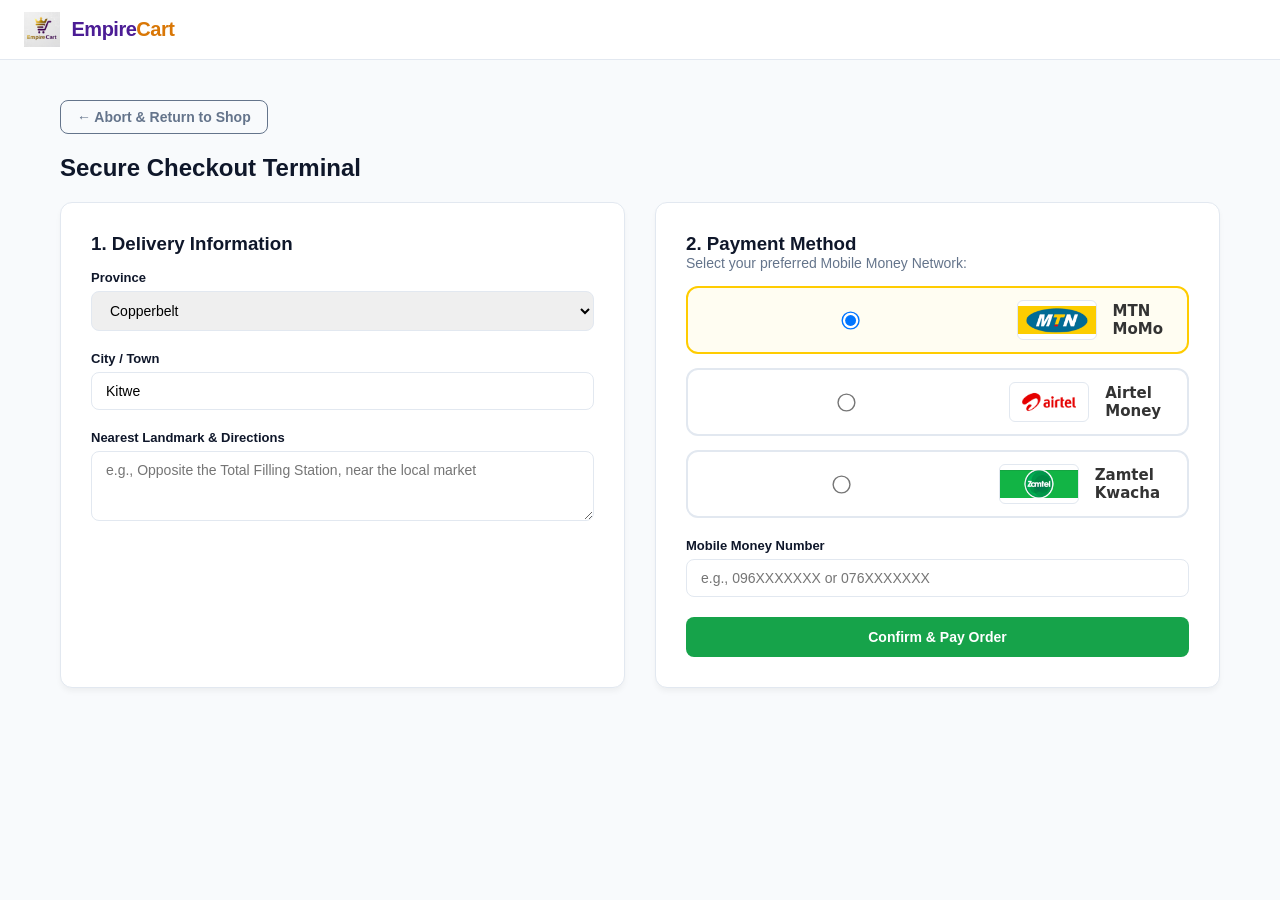
<file: Empire Cart/checkout.html>
<!DOCTYPE html>
<html lang="en">
<head>
    <meta charset="UTF-8">
    <meta name="viewport" content="width=device-width, initial-scale=1.0">
    <title>Empire Cart - Checkout</title>
    <link rel="stylesheet" href="style.css">
    <style>
        /* Standalone image option overrides matching marketplace visuals */
        .momo-box { 
            padding: 12px 16px; 
            border-radius: 12px; 
            display: flex; 
            align-items: center; 
            gap: 16px; 
            cursor: pointer; 
            margin-bottom: 14px; 
            transition: transform 0.2s, box-shadow 0.2s, border-color 0.2s;
            border: 2px solid #e2e8f0;
            background: #ffffff;
        }
        .momo-box input { scale: 1.4; margin-right: 4px; cursor: pointer; }
        
        .momo-box.momo-mtn:has(input:checked) { border-color: #ffcc00; background-color: #fffdf2; }
        .momo-box.momo-airtel:has(input:checked) { border-color: #ff1400; background-color: #fff5f5; }
        .momo-box.momo-zamtel:has(input:checked) { border-color: #009639; background-color: #f2fbf5; }

        .momo-logo-wrapper {
            width: 80px;
            height: 40px;
            border-radius: 6px;
            overflow: hidden;
            display: flex;
            align-items: center;
            justify-content: center;
            background: #ffffff;
            flex-shrink: 0;
            border: 1px solid #e2e8f0;
        }
        .momo-logo-img { width: 100%; height: 100%; object-fit: contain; display: block; }
        .provider-text { font-family: 'Segoe UI', system-ui, sans-serif; font-weight: 700; color: #333333; font-size: 15px; }
    </style>
</head>
<body>

    <header class="main-header">
        <a href="index.html" class="brand-wrapper">
            <img src="empire cart logo.jpg" class="brand-logo-img" alt="Empire Cart">
            <div class="brand-text">Empire<span>Cart</span></div>
        </a>
    </header>

    <main class="container checkout-container">
        <!-- Return Navigation for Standalone Page Context -->
        <div style="margin-bottom: 20px;">
            <a href="marketplace.html" style="text-decoration: none; display: inline-block; padding: 8px 16px; border: 1px solid var(--text-muted); color: var(--text-muted); font-weight: 600; font-size: 14px; border-radius: var(--radius-md); transition: background 0.2s;" onmouseover="this.style.background='#f1f5f9'" onmouseout="this.style.background='transparent'">
                ← Abort & Return to Shop
            </a>
        </div>

        <h2>Secure Checkout Terminal</h2>
        
        <div class="grid-2" style="margin-top: 20px;">
            <section class="form-card">
                <h3>1. Delivery Information</h3>
                <form style="margin-top: 15px;">
                    <div class="form-group">
                        <label for="province">Province</label>
                        <select id="province" required>
                            <option value="copperbelt">Copperbelt</option>
                            <option value="lusaka">Lusaka</option>
                            <option value="southern">Southern</option>
                        </select>
                    </div>

                    <div class="form-group">
                        <label for="city">City / Town</label>
                        <input type="text" id="city" value="Kitwe" required>
                    </div>

                    <div class="form-group">
                        <label for="landmark">Nearest Landmark & Directions</label>
                        <textarea id="landmark" rows="3" placeholder="e.g., Opposite the Total Filling Station, near the local market" required></textarea>
                    </div>
                </form>
            </section>

            <section class="form-card">
                <h3>2. Payment Method</h3>
                <p style="color: var(--text-muted); font-size: 14px; margin-bottom: 15px;">Select your preferred Mobile Money Network:</p>
                
                <div class="momo-selector">
                    <!-- MTN Option -->
                    <label class="momo-box momo-mtn">
                        <input type="radio" name="payment" value="mtn" checked onclick="updatePlaceholder('mtn')">
                        <div class="momo-logo-wrapper"><img src="MTN logo.jpg" class="momo-logo-img" alt="MTN"></div>
                        <span class="provider-text">MTN MoMo</span>
                    </label>
                    <!-- Airtel Option -->
                    <label class="momo-box momo-airtel">
                        <input type="radio" name="payment" value="airtel" onclick="updatePlaceholder('airtel')">
                        <div class="momo-logo-wrapper"><img src="AIRTEL logo.png" class="momo-logo-img" alt="Airtel"></div>
                        <span class="provider-text">Airtel Money</span>
                    </label>
                    <!-- Zamtel Option -->
                    <label class="momo-box momo-zamtel">
                        <input type="radio" name="payment" value="zamtel" onclick="updatePlaceholder('zamtel')">
                        <div class="momo-logo-wrapper"><img src="ZAMTEL logo.jpg" class="momo-logo-img" alt="Zamtel"></div>
                        <span class="provider-text">Zamtel Kwacha</span>
                    </label>
                </div>

                <div class="form-group" style="margin-top: 20px;">
                    <label for="phone">Mobile Money Number</label>
                    <input type="tel" id="phone" placeholder="e.g., 096XXXXXXX or 076XXXXXXX" required>
                </div>

                <button id="pay-btn" class="btn-purple" style="width: 100%; padding: 12px; background: #16a34a; border: none; font-weight: bold; cursor: pointer;" onclick="simulatePayment()">Confirm & Pay Order</button>
            </section>
        </div>
    </main>

    <script>
        function updatePlaceholder(provider) {
            const input = document.getElementById('phone');
            if (provider === 'mtn') input.placeholder = "e.g., 096XXXXXXX or 076XXXXXXX";
            else if (provider === 'airtel') input.placeholder = "e.g., 097XXXXXXX or 077XXXXXXX";
            else if (provider === 'zamtel') input.placeholder = "e.g., 095XXXXXXX or 075XXXXXXX";
        }
        function simulatePayment() {
            const btn = document.getElementById('pay-btn');
            btn.innerText = "Requesting USSD Gateway Pin Prompt...";
            btn.style.background = "#d97706";
            btn.disabled = true;
            setTimeout(() => {
                alert("Simulated Payment Complete! Redirecting configuration details loop.");
                window.location.href = "marketplace.html";
            }, 2000);
        }
    </script>
</body>
</html>
</file>
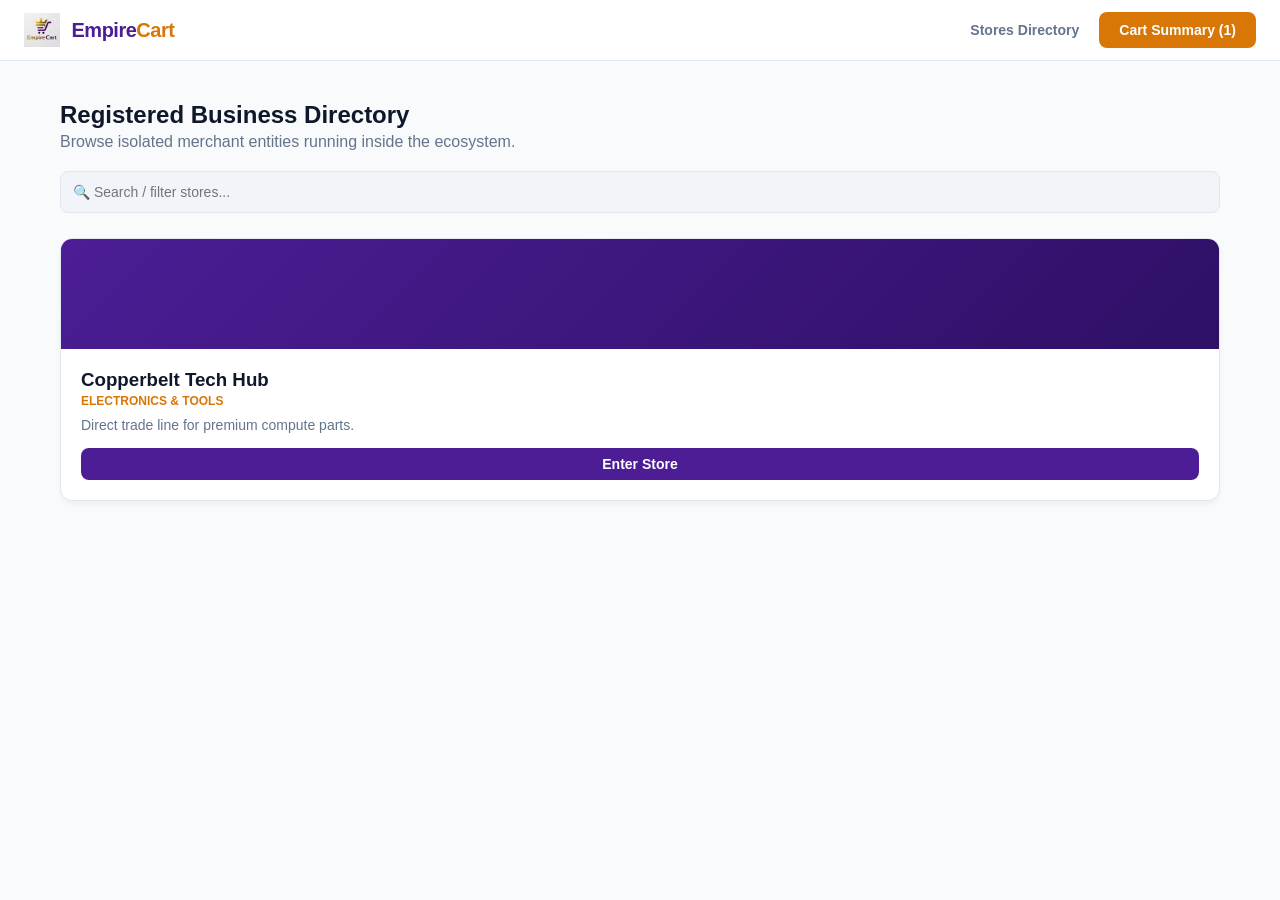
<file: Empire Cart/marketplace.html>
<!DOCTYPE html>
<html lang="en">
<head>
    <meta charset="UTF-8">
    <meta name="viewport" content="width=device-width, initial-scale=1.0">
    <title>Empire Cart - Global Marketplace View</title>
    <link rel="stylesheet" href="style.css">
    <style>
        .shop-banner { height: 110px; background: linear-gradient(135deg, var(--brand-purple), #2e1065); border-radius: var(--radius-md) var(--radius-md) 0 0; }
        .app-screen { display: none; }
        .app-screen:first-of-type { display: block; }
        
        /* Unified Mobile Wallet Selector Styling */
        .momo-box { 
            padding: 12px 16px; 
            border-radius: 12px; 
            display: flex; 
            align-items: center; 
            gap: 16px; 
            cursor: pointer; 
            margin-bottom: 14px; 
            transition: transform 0.2s, box-shadow 0.2s, border-color 0.2s, background-color 0.2s;
            border: 2px solid #e2e8f0;
            background: #ffffff;
        }
        .momo-box:hover {
            transform: translateY(-2px);
            box-shadow: 0 6px 12px rgba(0,0,0,0.05);
        }
        .momo-box input { 
            scale: 1.4; 
            cursor: pointer;
            margin-right: 4px;
        }
        
        /* Provider-Specific Selection Highlights */
        .momo-box.momo-mtn:has(input:checked) {
            border-color: #ffcc00;
            background-color: #fffdf2;
            box-shadow: 0 0 0 1px #ffcc00;
        }
        .momo-box.momo-airtel:has(input:checked) {
            border-color: #ff1400;
            background-color: #fff5f5;
            box-shadow: 0 0 0 1px #ff1400;
        }
        .momo-box.momo-zamtel:has(input:checked) {
            border-color: #009639;
            background-color: #f2fbf5;
            box-shadow: 0 0 0 1px #009639;
        }

        /* Fixed Sizing Frame to make all logos sit uniformly */
        .momo-logo-wrapper {
            width: 80px;
            height: 40px;
            border-radius: 6px;
            overflow: hidden;
            display: flex;
            align-items: center;
            justify-content: center;
            background: #ffffff;
            flex-shrink: 0;
        }

        /* Smart Scaling to prevent distortion */
        .momo-logo-img {
            width: 100%;
            height: 100%;
            object-fit: contain;
            display: block;
        }
        
        .momo-box .provider-text {
            font-family: 'Segoe UI', system-ui, sans-serif;
            font-weight: 700;
            color: #333333;
            font-size: 15px;
        }

        /* Secondary Outline Button Sizing Hierarchy */
        .btn-secondary-outline {
            background: transparent;
            border: 1px solid var(--text-muted);
            color: var(--text-muted) !important;
            padding: 8px 16px;
            border-radius: var(--radius-md);
            cursor: pointer;
            font-weight: 600;
            font-size: 14px;
            transition: all 0.2s;
            display: inline-block;
        }
        .btn-secondary-outline:hover {
            background: #f1f5f9;
            border-color: var(--text-dark);
            color: var(--text-dark) !important;
        }
        .btn-back {
            margin-bottom: 15px;
        }
    </style>
</head>
<body>

    <header class="main-header">
        <a href="index.html" class="brand-wrapper">
            <img src="empire cart logo.jpg" class="brand-logo-img" alt="Empire Cart">
            <div class="brand-text">Empire<span>Cart</span></div>
        </a>
        <nav class="nav-links">
            <a href="javascript:void(0)" onclick="openScreen('screen-listing')">Stores Directory</a>
            <a href="javascript:void(0)" onclick="openScreen('screen-cart')" class="btn-gold" style="color: white !important;">Cart Summary (<span id="cart-qty">1</span>)</a>
        </nav>
    </header>

    <main class="container">

        <!-- SCREEN A: Registered Store Listings -->
        <section id="screen-listing" class="app-screen">
            <h2 style="margin-bottom: 4px;">Registered Business Directory</h2>
            <p style="color: var(--text-muted); margin-bottom: 20px;">Browse isolated merchant entities running inside the ecosystem.</p>
            <div style="margin-bottom: 25px;"><input type="text" placeholder="🔍 Search / filter stores..." disabled style="width: 100%; padding: 12px; border-radius: var(--radius-md); border: 1px solid var(--border-light); background: #f1f5f9; cursor: not-allowed;"></div>
            
            <div class="grid-3">
                <div class="ui-card" style="padding: 0; overflow: hidden; cursor: pointer;" onclick="loadStore('Copperbelt Tech Hub', 'Electronics & Tools', 'Direct trade line for premium compute parts.')">
                    <div class="shop-banner"></div>
                    <div style="padding: 20px;">
                        <h3>Copperbelt Tech Hub</h3>
                        <span style="color: var(--brand-gold); font-size: 12px; font-weight: bold; text-transform: uppercase;">Electronics & Tools</span>
                        <p style="color: var(--text-muted); font-size: 14px; margin-top: 8px;">Direct trade line for premium compute parts.</p>
                        <button class="btn-purple" style="width: 100%; margin-top: 15px; padding: 8px;">Enter Store</button>
                    </div>
                </div>
            </div>
        </section>

        <!-- SCREEN B: Store Page -->
        <section id="screen-shop" class="app-screen">
            <button class="btn-secondary-outline btn-back" onclick="openScreen('screen-listing')">← Back to Directory</button>
            <div class="ui-card" style="border-left: 6px solid var(--brand-purple); margin-bottom: 30px;">
                <h2 id="store-title-field">Store Header</h2>
                <div id="store-cat-field" style="color: var(--brand-gold); font-weight: bold; font-size: 13px; margin: 4px 0;">Category</div>
                <p id="store-info-field" style="color: var(--text-muted); font-size: 14px;">Store Branding Information Metadata.</p>
            </div>
            <h3>Product Listings</h3>
            <div class="grid-3" style="margin-top: 15px;">
                <div class="ui-card" style="cursor: pointer;" onclick="loadProduct('Wireless Compute Controller', '650.00', 'High frequency dual channel remote input unit optimized for development rigs.')">
                    <h4>Wireless Compute Controller</h4>
                    <div style="color: var(--brand-gold); font-weight: bold; margin: 10px 0; font-size: 18px;">ZMW 650.00</div>
                    <button class="btn-gold" style="width: 100%; padding: 6px; font-size: 12px;">View Details</button>
                </div>
            </div>
        </section>

        <!-- SCREEN C: Product Page -->
        <section id="screen-product" class="app-screen">
            <button class="btn-secondary-outline btn-back" onclick="openScreen('screen-shop')">← Back to Inventory</button>
            <div class="ui-card" style="max-width: 600px; margin: 0 auto;">
                <h2 id="prod-title-field">Item Title</h2>
                <div id="prod-price-field" style="color: var(--brand-purple); font-size: 24px; font-weight: bold; margin: 15px 0;">ZMW 0.00</div>
                <div class="form-group">
                    <label style="color: var(--text-muted);">Product Details</label>
                    <p id="prod-desc-field" style="font-size: 15px; line-height: 1.6;">Technical item metrics configuration scope details.</p>
                </div>
                <button class="btn-gold" style="width: 100%; padding: 12px; margin-top: 15px;" onclick="commitCartAdd()">Add to cart</button>
            </div>
        </section>

        <!-- SCREEN D: Cart Page -->
        <section id="screen-cart" class="app-screen">
            <button class="btn-secondary-outline btn-back" onclick="openScreen('screen-shop')">← Continue Shopping</button>
            <h2>Your Cart</h2>
            <p style="color: var(--text-muted); margin-bottom: 20px;">Your pending items details separated by store origin context metrics.</p>
            <div class="ui-card" style="padding: 0; overflow: hidden; margin-bottom: 25px;">
                <div style="background: #f1f5f9; padding: 10px 20px; font-weight: bold; font-size: 14px; border-bottom: 1px solid var(--border-light); color: var(--brand-purple);">Store Sandbox: Copperbelt Tech Hub</div>
                <div style="padding: 20px; display: flex; justify-content: space-between; align-items: center; flex-wrap: wrap; gap: 15px;">
                    <div><h4>Wireless Compute Controller</h4><strong>ZMW 650.00</strong></div>
                    <div style="display: flex; align-items: center; gap: 10px;">
                        <label style="font-size: 13px; font-weight: bold;">Quantity:</label>
                        <input type="number" value="1" min="1" style="width: 60px; padding: 6px; text-align: center;">
                        <button class="btn-secondary-outline" style="border-color: #ef4444; color: #ef4444 !important; padding: 6px 12px; font-size:12px;" onclick="alert('Item configuration array popped.')">Remove</button>
                    </div>
                </div>
            </div>
            <div style="text-align: right;"><button class="btn-purple" onclick="openScreen('screen-checkout')">Proceed to Checkout →</button></div>
        </section>

        <!-- SCREEN E: Checkout Page -->
        <section id="screen-checkout" class="app-screen">
            <button class="btn-secondary-outline btn-back" onclick="openScreen('screen-cart')">← Back to Cart</button>
            <h2>Checkout Processing Terminal</h2>
            <div class="grid-2" style="margin-top: 20px;">
                <div class="form-card">
                    <h3 style="margin-bottom: 15px; color: var(--brand-purple);">Fulfillment Delivery Details</h3>
                    <div class="form-group"><label>Province Location</label><input type="text" value="Copperbelt Province" required></div>
                    <div class="form-group"><label>Physical Delivery Address</label><textarea rows="3" placeholder="Nearest building or road node markers" required></textarea></div>
                </div>
                <div class="form-card">
                    <h3 style="margin-bottom: 15px; color: var(--text-dark);">Select Mobile Wallet</h3>
                    
                    <!-- MTN Option -->
                    <label class="momo-box momo-mtn">
                        <input type="radio" name="momo" checked onclick="updateMoMoPlaceholder('mtn')"> 
                        <div class="momo-logo-wrapper">
                            <img src="MTN logo.jpg" class="momo-logo-img" alt="MTN Money">
                        </div>
                        <span class="provider-text">MTN Mobile Money</span>
                    </label>
                    
                    <!-- Airtel Option -->
                    <label class="momo-box momo-airtel">
                        <input type="radio" name="momo" onclick="updateMoMoPlaceholder('airtel')"> 
                        <div class="momo-logo-wrapper">
                            <img src="AIRTEL logo.png" class="momo-logo-img" alt="Airtel Money">
                        </div>
                        <span class="provider-text">Airtel Money</span>
                    </label>
                    
                    <!-- Zamtel Option -->
                    <label class="momo-box momo-zamtel">
                        <input type="radio" name="momo" onclick="updateMoMoPlaceholder('zamtel')"> 
                        <div class="momo-logo-wrapper">
                            <img src="ZAMTEL logo.jpg" class="momo-logo-img" alt="Zamtel Kwacha">
                        </div>
                        <span class="provider-text">Zamtel Kwacha</span>
                    </label>
                    
                    <div class="form-group" style="margin-top: 20px;">
                        <label>Wallet Account Line</label>
                        <input type="tel" id="wallet-phone" placeholder="e.g., 096XXXXXXX or 076XXXXXXX" required>
                    </div>
                    <button id="pay-btn" class="btn-purple" style="width: 100%; padding: 12px; background: #16a34a;" onclick="simulatePaymentProcess()">Confirm Order & Pay</button>
                </div>
            </div>
        </section>

        <!-- SCREEN F: Order Success Page -->
        <section id="screen-success" class="app-screen" style="text-align: center; padding: 50px 20px;">
            <div style="font-size: 60px; color: #16a34a;">✓</div>
            <h2>Order Success Page</h2>
            <p style="color: var(--text-muted); margin: 10px 0 20px 0;">Order confirmation message: Your automated payment push request has initialized transaction parameters.</p>
            <div class="ui-card" style="display: inline-block; padding: 15px 30px; background: white;">
                <span style="font-size: 11px; text-transform: uppercase; color: var(--text-muted); font-weight: bold; letter-spacing: 0.5px;">System Order tracking ID</span>
                <div style="font-size: 22px; font-family: monospace; font-weight: bold; color: var(--brand-purple); margin-top: 4px;">EMPIRE-99341-ZM</div>
            </div>
            <div style="margin-top: 30px;"><button class="btn-gold" onclick="openScreen('screen-listing')">Return to Store Listing</button></div>
        </section>

    </main>

    <script>
        function openScreen(id) {
            document.querySelectorAll('.app-screen').forEach(s => s.style.display = 'none');
            document.getElementById(id).style.display = 'block';
            window.scrollTo(0,0);
        }
        function loadStore(title, cat, info) {
            document.getElementById('store-title-field').innerText = title;
            document.getElementById('store-cat-field').innerText = cat;
            document.getElementById('store-info-field').innerText = info;
            openScreen('screen-shop');
        }
        function loadProduct(title, price, desc) {
            document.getElementById('prod-title-field').innerText = title;
            document.getElementById('prod-price-field').innerText = 'ZMW ' + price;
            document.getElementById('prod-desc-field').innerText = desc;
            openScreen('screen-product');
        }
        function commitCartAdd() {
            alert('Item state added to grouped multi-tenant checkout array.');
            openScreen('screen-cart');
        }
        function updateMoMoPlaceholder(provider) {
            const input = document.getElementById('wallet-phone');
            if (provider === 'mtn') {
                input.placeholder = "e.g., 096XXXXXXX or 076XXXXXXX";
            } else if (provider === 'airtel') {
                input.placeholder = "e.g., 097XXXXXXX or 077XXXXXXX";
            } else if (provider === 'zamtel') {
                input.placeholder = "e.g., 095XXXXXXX or 075XXXXXXX";
            }
        }
        function simulatePaymentProcess() {
            const payBtn = document.getElementById('pay-btn');
            const originalText = payBtn.innerText;
            
            payBtn.innerText = "Processing USSD Push Prompt...";
            payBtn.style.background = "#d97706"; 
            payBtn.disabled = true;
            
            setTimeout(() => {
                payBtn.innerText = originalText;
                payBtn.style.background = "#16a34a";
                payBtn.disabled = false;
                openScreen('screen-success');
            }, 2000); 
        }
    </script>
</body>
</html>
</file>
<file: Empire Cart/style.css>
:root {
    --brand-purple: #4c1d95;
    --brand-gold: #d97706;
    --text-dark: #0f172a;
    --text-muted: #64748b;
    --bg-light: #f8fafc;
    --border-light: #e2e8f0;
    --radius-md: 8px;
    --radius-lg: 12px;
    --shadow: 0 4px 6px -1px rgb(0 0 0 / 0.05);
}

* {
    margin: 0;
    padding: 0;
    box-sizing: border-box;
    font-family: 'Segoe UI', Tahoma, Geneva, Verdana, sans-serif;
}

body {
    background-color: var(--bg-light);
    color: var(--text-dark);
    min-height: 100vh;
}

.main-header {
    background: white;
    border-bottom: 1px solid var(--border-light);
    padding: 12px 24px;
    display: flex;
    justify-content: space-between;
    align-items: center;
    position: sticky;
    top: 0;
    z-index: 1000;
}

.brand-wrapper {
    display: flex;
    align-items: center;
    gap: 12px;
    text-decoration: none;
}

.brand-logo-img {
    height: 35px;
    width: auto;
    object-fit: contain;
    display: block;
}

.brand-text {
    font-size: 20px;
    font-weight: 800;
    color: var(--brand-purple);
    letter-spacing: -0.5px;
}

.brand-text span {
    color: var(--brand-gold);
}

.nav-links {
    display: flex;
    gap: 20px;
    align-items: center;
}

.nav-links a {
    text-decoration: none;
    color: var(--text-muted);
    font-weight: 600;
    font-size: 14px;
    transition: color 0.2s;
}

.nav-links a:hover {
    color: var(--brand-purple);
}

.container {
    max-width: 1200px;
    margin: 40px auto;
    padding: 0 20px;
}

.grid-2 {
    display: grid;
    grid-template-columns: repeat(auto-fit, minmax(320px, 1fr));
    gap: 30px;
}

.grid-3 {
    display: grid;
    grid-template-columns: repeat(auto-fit, minmax(280px, 1fr));
    gap: 24px;
}

.form-card, .ui-card {
    background: white;
    padding: 30px;
    border-radius: var(--radius-lg);
    border: 1px solid var(--border-light);
    box-shadow: var(--shadow);
}

.form-group {
    margin-bottom: 20px;
}

.form-group label {
    display: block;
    font-size: 13px;
    font-weight: 600;
    margin-bottom: 6px;
    color: var(--text-dark);
}

input, select, textarea {
    width: 100%;
    padding: 10px 14px;
    border: 1px solid var(--border-light);
    border-radius: var(--radius-md);
    font-size: 14px;
    outline: none;
    transition: border-color 0.2s;
}

input:focus, select:focus, textarea:focus {
    border-color: var(--brand-purple);
}

.btn-purple, .btn-gold {
    display: inline-block;
    padding: 10px 20px;
    border-radius: var(--radius-md);
    font-weight: 600;
    font-size: 14px;
    text-decoration: none;
    cursor: pointer;
    border: none;
    text-align: center;
    transition: opacity 0.2s;
}

.btn-purple { background: var(--brand-purple); color: white; }
.btn-gold { background: var(--brand-gold); color: white; }
.btn-purple:hover, .btn-gold:hover { opacity: 0.9; }

.btn-back {
    background: none;
    border: none;
    color: var(--text-muted);
    font-weight: 600;
    cursor: pointer;
    margin-bottom: 20px;
    display: inline-flex;
    align-items: center;
}
.btn-back:hover { color: var(--brand-purple); }
</file>
